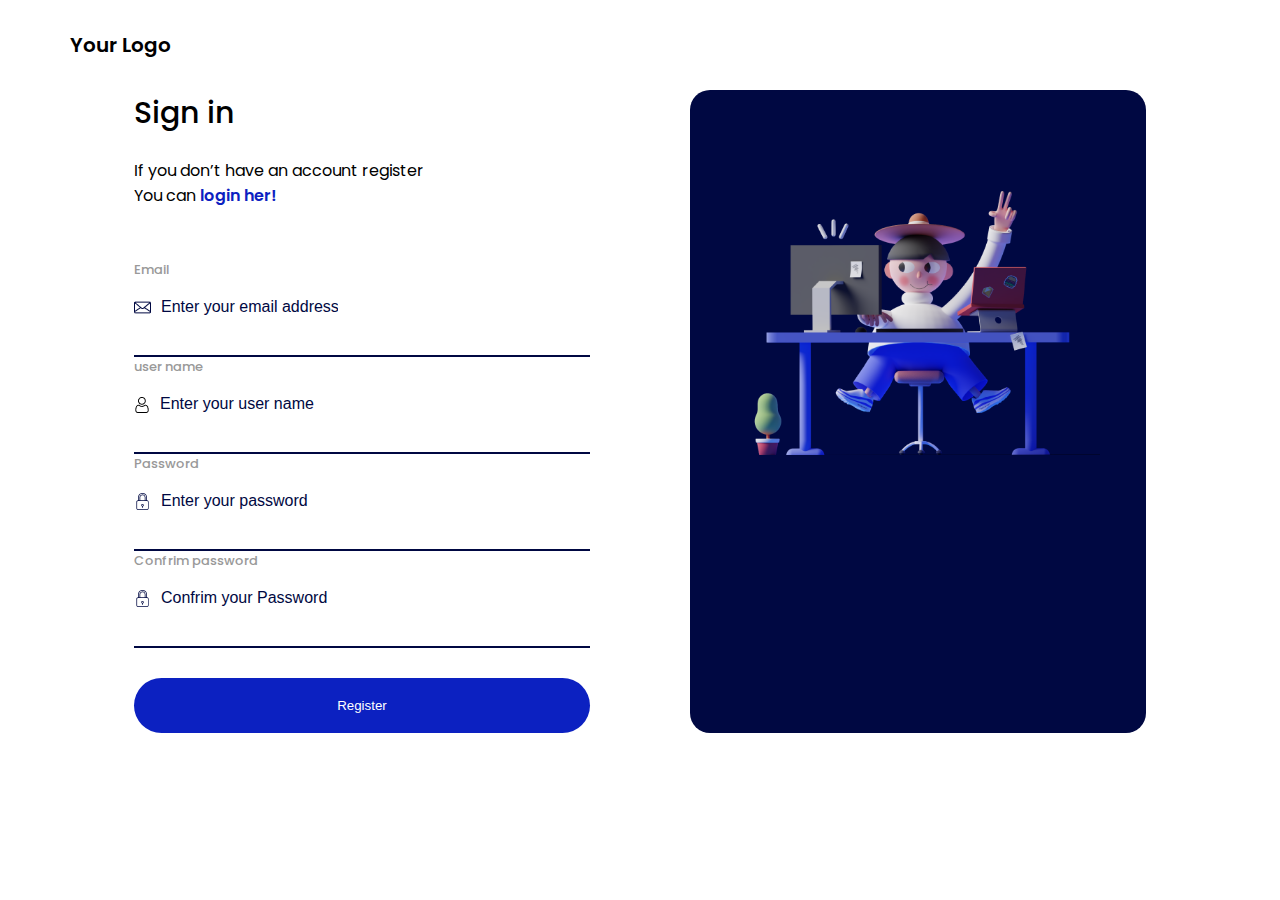
<file: signup.html>
<!DOCTYPE html>
<html lang="en">
  <head>
    <meta charset="UTF-8" />
    <meta name="viewport" content="width=device-width, initial-scale=1.0" />
    <title>signup</title>
    <link rel="preconnect" href="https://fonts.googleapis.com" />
    <link rel="preconnect" href="https://fonts.gstatic.com" crossorigin />
    <link href="https://fonts.googleapis.com/css2?family=Poppins:ital,wght@0,100;0,200;0,300;0,400;0,500;0,600;0,700;0,800;0,900;1,100;1,200;1,300;1,400;1,500;1,600;1,700;1,800;1,900&display=swap" rel="stylesheet" />
    <link rel="stylesheet" href="assets/styles/main .css" />
  </head>
  <body>
    <header>
      <div class="container">
        <a href="index.html" class="logo">Your Logo</a>
      </div>
    </header>
    <main>
      <section>
        <div class="container">
          <div class="form">
            <h1>Sign in</h1>
            <p class="account">
              If you don’t have an account register <br />
              You can <a href="index.html">login her!</a>
            </p>
            <form method="post">
              <label for="email">Email</label>
              <div class="input">
                <img src="assets/icons/message 1.png" class="icon" alt="Email Icon" />
                <input type="email" id="email" name="email" placeholder="Enter your email address" />
              </div>
              <label for="user-name">user name</label>
              <div class="input">
                <img src="assets/icons/user 1.png" class="icon" alt="icon user" />
                <input type="textt" name="user-name" id="user-name" placeholder="Enter your user name" />
              </div>
              <label for="password">Password</label>
              <div class="input">
                <img src="assets/icons/padlock 1.png" class="icon" alt="icon password" />
                <input type="password" name="password" id="password" placeholder="Enter your password" />
              </div>
              <label for="password-confrim">Confrim password</label>
              <div class="input">
                <img src="assets/icons/padlock 1.png" class="icon" alt="icon password" />
                <input type="password" name="password-confrim" id="password-confrim" placeholder="Confrim your Password" />
              </div>
              <input type="submit" value="Register" class="submit-btn" />
            </form>
          </div>
          <div class="img">
            <img src="assets/images/saly.webp" />
          </div>
        </div>
      </section>
    </main>
  </body>
</html>
</file>
<file: assets/styles/main .css>
* {
  padding: 0;
  margin: 0;
  box-sizing: border-box;
}
:root {
  --white: #ffffff;
  --black: #000000;
  --blue: #0c21c1;
  --cetacean-blue: #000842;
  --spanish-gray: #999999;
  --philippine-silver: #b5b5b5;
  --dark-liver: #4d4d4d;
}
body {
  font-family: "Poppins", serif;
}
a {
  text-decoration: none;
}
.container {
  padding: 0 15px;
  margin: auto;
}
@media (min-width: 768px) {
  .container {
    width: 750px;
  }
}
@media (min-width: 992px) {
  .container {
    width: 970px;
  }
}
@media (min-width: 1200px) {
  .container {
    width: 1170px;
  }
}
header {
  padding: 30px 0;
}
header .logo {
  font-weight: 600;
  font-size: 20px;
  color: var(--black);
}
section .container {
  display: flex;
  justify-content: center;
  flex-wrap: wrap;
  gap: 100px;
}
section .form {
  width: 40%;
}
section .form h1 {
  margin-bottom: 22px;
  font-size: 30px;
  font-weight: 500;
}
section .form .account {
  font-size: 16px;
}
section .form .account a {
  color: var(--blue);
  font-size: 16px;
  font-weight: 600;
}
section form label {
  display: block;
  margin-bottom: 10px;
  font-size: 13px;
  font-weight: 500;
  color: var(--spanish-gray);
}
section form {
  margin-top: 52px;
}
section form input {
  border: none;
  outline: none;
}
section form .input {
  display: flex;
  align-items: center;
  border-bottom: 2px solid var(--cetacean-blue);
}
section form .input :first-of-type {
  margin-bottom: 30px;
}
section form .input input {
  padding: 10px;
}
section form .input input::placeholder {
  font-size: 16px;
  font-weight: 300;
  color: var(--cetacean-blue);
}
section form .icons {
  display: flex;
  align-items: center;
  justify-content: space-between;
  margin-top: 14px;
}
section form .icons label {
  display: inline;
  color: var(--black);
}
section form .forgot-paddword {
  color: var(--dark-liver);
}
section form .submit-btn {
  display: block;
  width: 100%;
  padding: 20px;
  margin-top: 30px;
  color: var(--white);
  background-color: var(--blue);
  border-radius: 32px;
  box-shadow: 0 4px 26px rgb(var(--black) / 25%);
}
section .form .login {
  margin-top: 30px;
}
section .form .login p {
  text-align: center;
  color: var(--philippine-silver);
}
section .form .login .icons ul {
  display: flex;
  justify-content: center;
  list-style: none;
  margin-top: 30px;
}
section .form .login .icons ul li {
  margin: 0 10px;
}
section .container .img {
  width: 40%;
  text-align: center;
  align-items: center;
  border-radius: 20px;
  background-color: var(--cetacean-blue);
}
section .container .img img {
  width: 80%;
}
</file>
